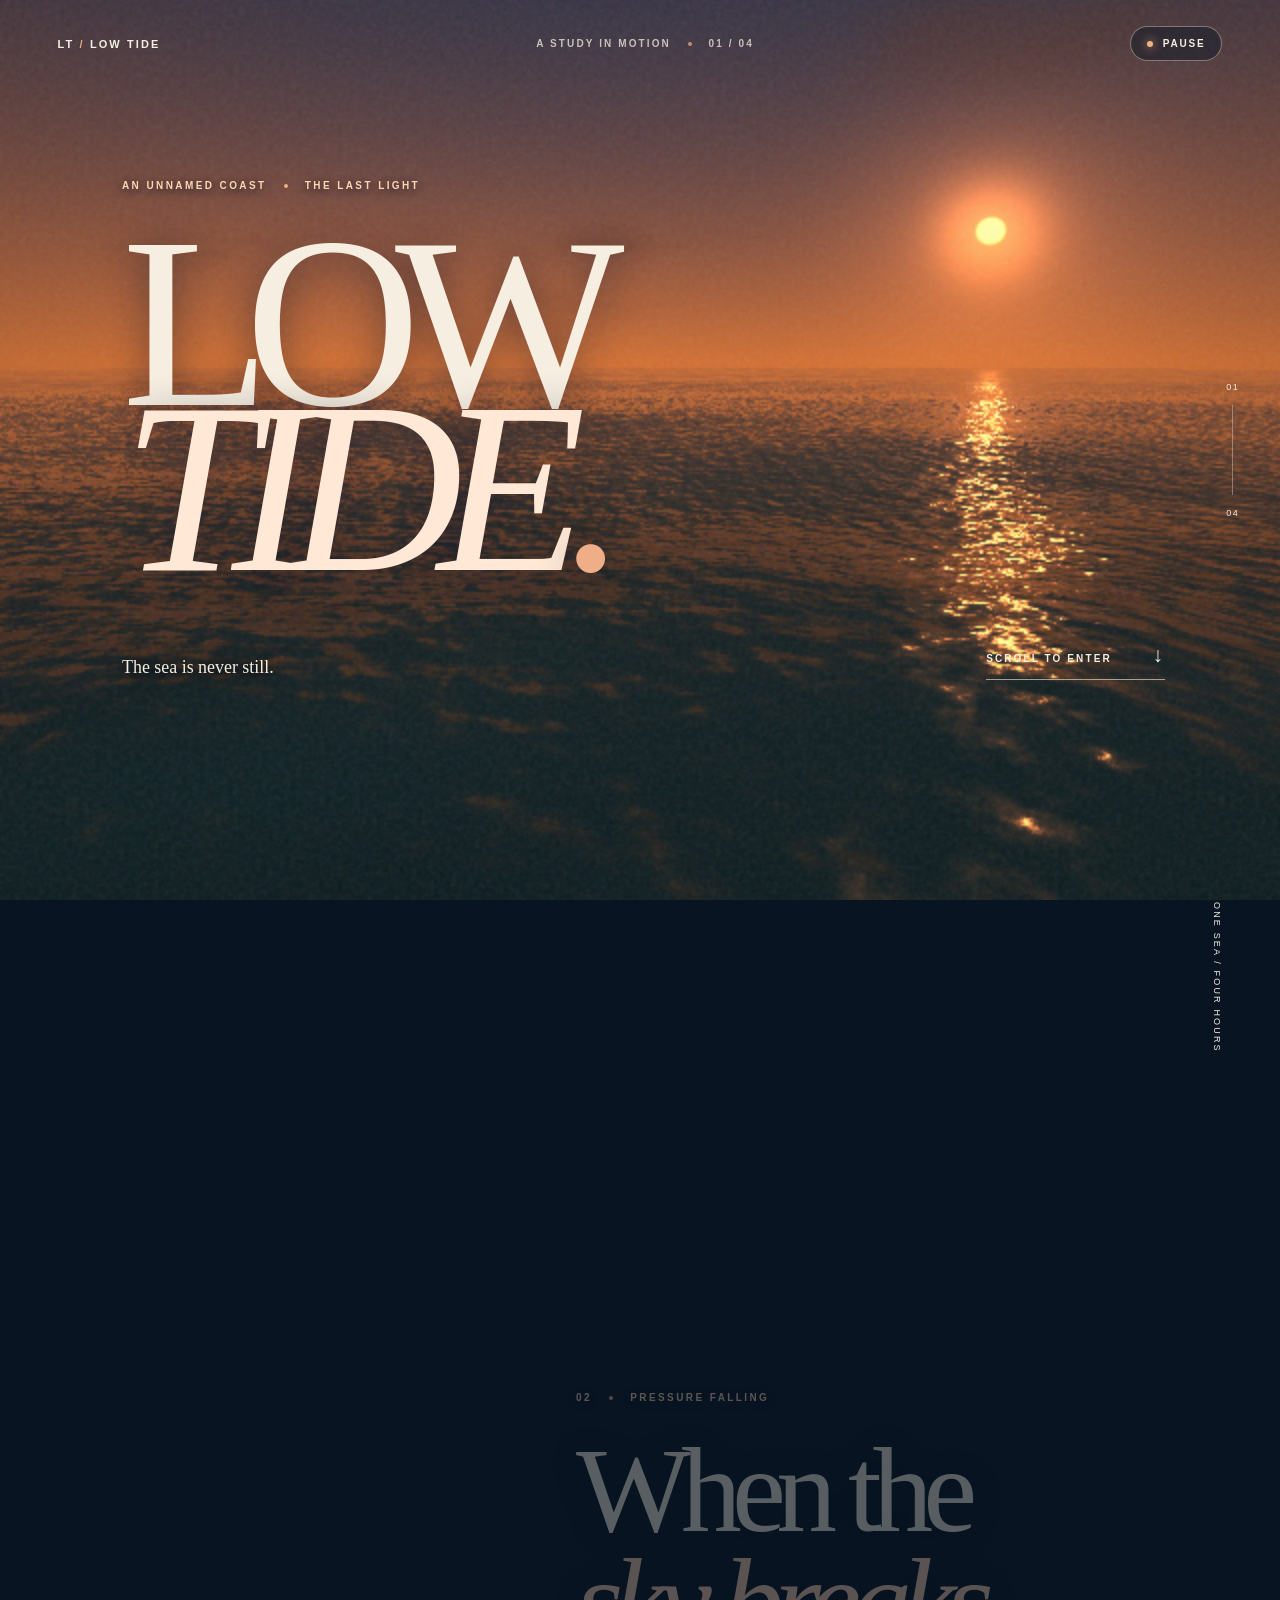
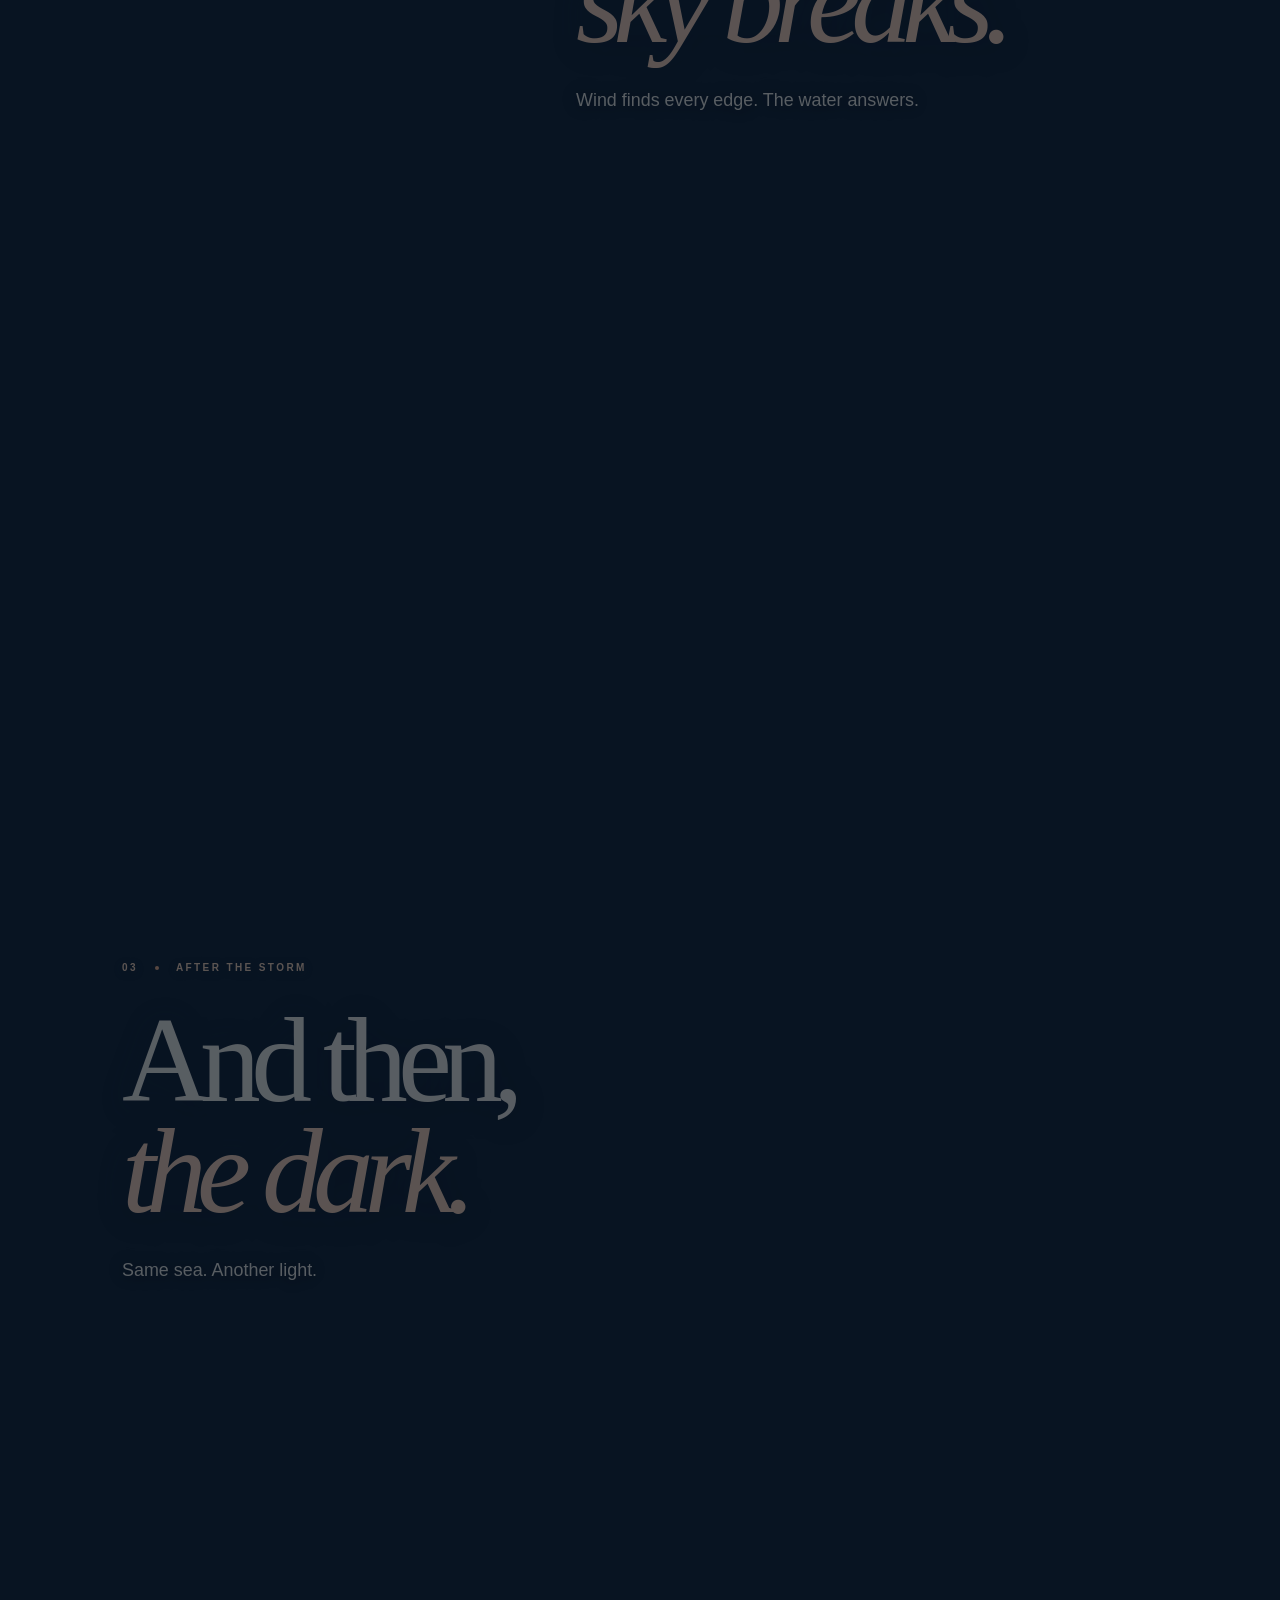
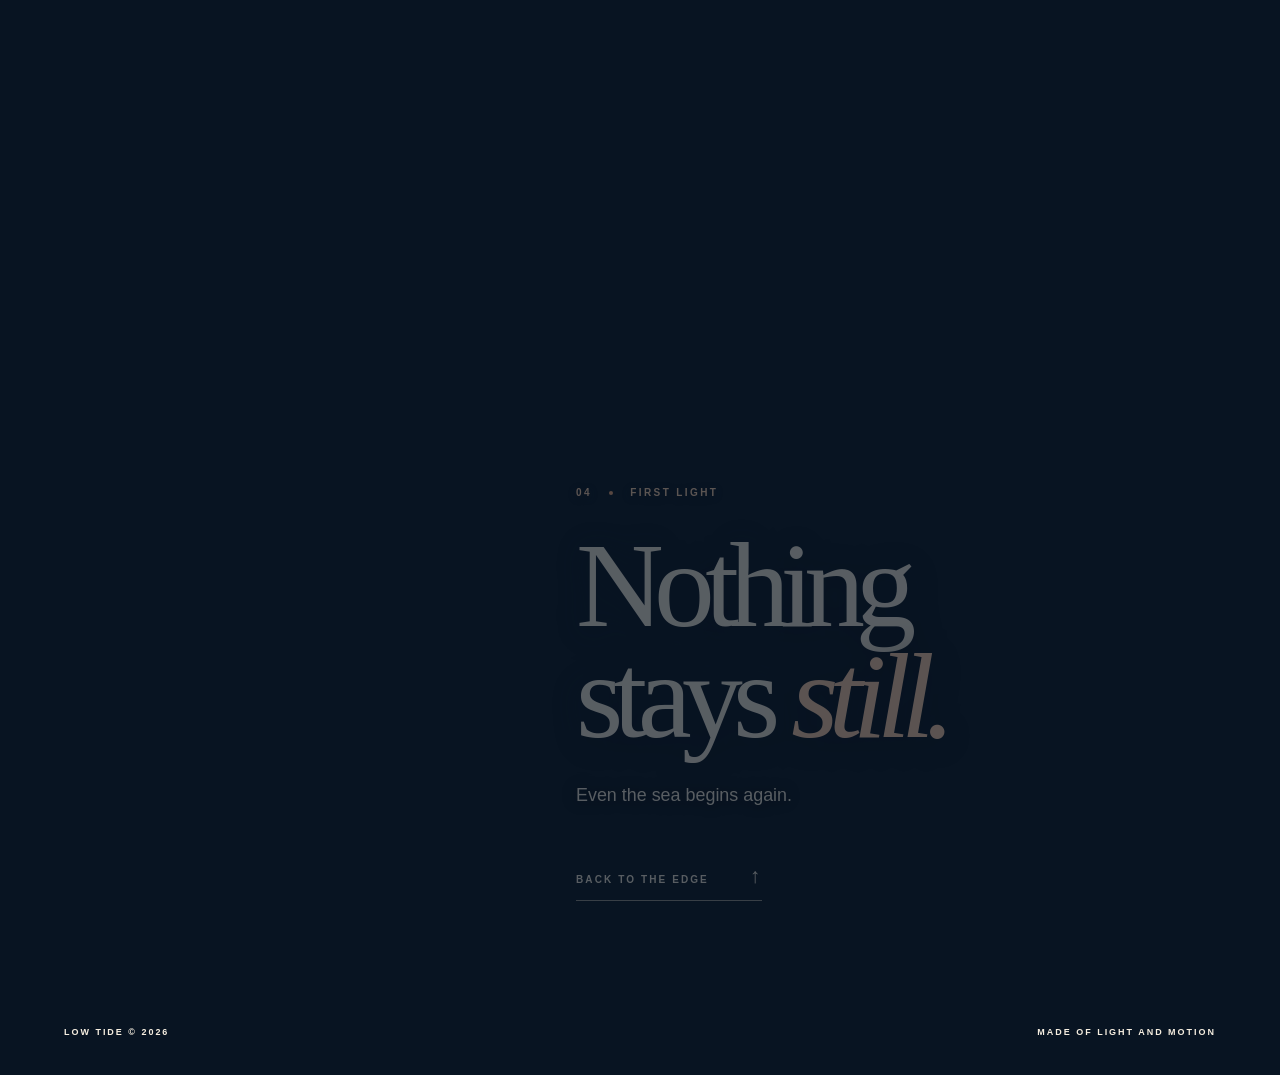
<file: index.html>
<!doctype html><html lang="en"><head><meta charset="utf-8"><meta name="viewport" content="width=device-width,initial-scale=1,viewport-fit=cover"><meta name="theme-color" content="#081422"><meta name="description" content="Low Tide. One sea, four changing hours. A live study of motion and light."><title>Low Tide | The sea is never still</title><link rel="stylesheet" href="style.css"></head><body>
<canvas id="sea" aria-label="Animated procedural sea under changing skies"></canvas><div class="film" aria-hidden="true"></div><canvas id="weatherfx" aria-hidden="true"></canvas><div class="curtain" aria-hidden="true"></div>
<header class="mast"><a href="#opening" class="brand">LT <span> / </span> LOW TIDE</a><span class="mast-note">A STUDY IN MOTION <i></i> 01 / 04</span><button id="motion" aria-label="Pause motion" aria-pressed="false"><b></b><span>PAUSE</span></button></header>
<aside class="rail" aria-hidden="true"><span>01</span><div><i id="progress"></i></div><span>04</span></aside>
<main><section class="panel opening" id="opening"><div class="stage"><span class="eyebrow">AN UNNAMED COAST <i></i> THE LAST LIGHT</span><h1>LOW<br><em>TIDE</em><span class="period">.</span></h1><div class="opening-footer"><p>The sea is never still.</p><a href="#weather">SCROLL TO ENTER <span>↓</span></a></div></div><div class="vertical" aria-hidden="true">ONE SEA / FOUR HOURS</div></section>
<section class="panel weather" id="weather"><div class="stage"><span class="eyebrow">02 <i></i> PRESSURE FALLING</span><h2>When the<br><em>sky breaks.</em></h2><p>Wind finds every edge. The water answers.</p></div></section>
<section class="panel night" id="night"><div class="stage"><span class="eyebrow">03 <i></i> AFTER THE STORM</span><h2>And then,<br><em>the dark.</em></h2><p>Same sea. Another light.</p></div></section>
<section class="panel dawn" id="dawn"><div class="stage"><span class="eyebrow">04 <i></i> FIRST LIGHT</span><h2>Nothing<br>stays <em>still.</em></h2><p>Even the sea begins again.</p><a class="return-link" href="#opening">BACK TO THE EDGE <span>↑</span></a></div><footer><span>LOW TIDE © 2026</span><span>MADE OF LIGHT AND MOTION</span></footer></section></main>
<script src="shader.js" defer></script><script src="site.js" defer></script></body></html>
</file>
<file: style.css>
:root{color-scheme:dark}*{box-sizing:border-box}html{scroll-behavior:smooth}body{margin:0;background:#081422;color:#f6eee0;font-family:Arial,Helvetica,sans-serif;-webkit-font-smoothing:antialiased;overflow-x:hidden}#sea,.film,.curtain,#weatherfx{position:fixed;inset:0;width:100%;height:100%;pointer-events:none}#sea{z-index:0}.film{z-index:1;opacity:.08;background-image:url("data:image/svg+xml,%3Csvg viewBox='0 0 180 180' xmlns='http://www.w3.org/2000/svg'%3E%3Cfilter id='n'%3E%3CfeTurbulence type='fractalNoise' baseFrequency='.87' numOctaves='2' stitchTiles='stitch'/%3E%3C/filter%3E%3Crect width='100%25' height='100%25' filter='url(%23n)'/%3E%3C/svg%3E")}#weatherfx{z-index:2;opacity:var(--rain,0);transition:opacity .6s ease}.curtain{z-index:2;background:#071320;opacity:0}.mast{position:fixed;z-index:20;top:0;left:0;right:0;display:flex;justify-content:space-between;align-items:center;padding:26px clamp(24px,4.5vw,72px);font-size:10px;letter-spacing:.21em;font-weight:700}.brand{font-size:11px;color:inherit;text-decoration:none}.brand span{color:#e8aa81}.mast-note{opacity:.75}.mast-note i,.eyebrow i{width:4px;height:4px;background:#f4ad7e;display:inline-block;border-radius:50%;vertical-align:middle;margin:0 12px}#motion{border:1px solid #d6c3af80;border-radius:30px;background:#0a162575;color:inherit;font:700 10px Arial;letter-spacing:.18em;padding:11px 16px;cursor:pointer}#motion b{display:inline-block;width:6px;height:6px;background:#efb485;border-radius:50%;box-shadow:0 0 10px #f7ae73;margin-right:10px}.rail{z-index:20;position:fixed;right:clamp(20px,3.2vw,50px);top:50%;transform:translateY(-50%);display:flex;align-items:center;flex-direction:column;gap:13px;font-size:9px;letter-spacing:.15em}.rail div{height:90px;width:1px;background:#ffffff55}.rail i{display:block;height:0;width:2px;background:#ffc29d}.panel{position:relative;z-index:3;height:125svh;min-height:680px;pointer-events:none}.panel>*{pointer-events:auto}.stage{position:absolute;top:24svh;left:clamp(30px,9.5vw,150px);right:9vw}.eyebrow{display:block;font-size:10px;font-weight:700;letter-spacing:.24em;color:#ffd4b2;text-shadow:0 2px 10px #0b1725}.opening .stage{top:20svh}.opening h1{font-family:Georgia,'Times New Roman',serif;font-size:clamp(146px,19vw,310px);line-height:.68;font-weight:400;letter-spacing:-.105em;margin:5.5vh 0 8vh;text-shadow:0 5px 38px #0c142b7a}.opening h1 em{font-weight:400;color:#ffe9d6}.period{color:#efae87}.opening-footer{display:flex;justify-content:space-between;align-items:flex-end;max-width:1050px}.opening-footer p{font-family:Georgia,serif;font-size:clamp(23px,2.6vw,38px);margin:0}.opening-footer a,.return-link{color:inherit;text-decoration:none;font-size:10px;font-weight:700;letter-spacing:.21em;border-bottom:1px solid #eee2d0a0;padding-bottom:12px}.opening-footer a span,.return-link span{margin-left:36px;font-size:21px;font-weight:400}.vertical{position:absolute;bottom:8vh;right:4.5vw;writing-mode:vertical-rl;font-size:9px;letter-spacing:.24em}.weather .stage{left:45vw;top:22svh}.night .stage{top:23svh}.dawn .stage{left:45vw;top:23svh}.stage h2{font:400 clamp(86px,9.5vw,160px)/.91 Georgia,'Times New Roman',serif;letter-spacing:-.08em;margin:32px 0;text-wrap:balance;text-shadow:0 4px 33px #071321ab}.stage h2 em{font-weight:400;color:#ffd0b0}.stage p{font-size:clamp(17px,1.4vw,21px);line-height:1.4;text-shadow:0 2px 9px #071321,0 0 18px #071321;max-width:420px}.section-tag{position:absolute;bottom:12vh;left:clamp(30px,9.5vw,150px);font-size:9px;font-weight:700;letter-spacing:.24em}.dawn{height:100svh}.return-link{display:inline-block;margin-top:38px}.dawn footer{position:absolute;bottom:38px;left:5vw;right:5vw;display:flex;justify-content:space-between;font-size:9px;font-weight:700;letter-spacing:.22em}.no-webgl{background:linear-gradient(180deg,#19283e 0%,#a65544 42%,#142939 45%,#071421 100%) fixed}.no-webgl #sea{display:none}.brand:focus-visible,#motion:focus-visible,a:focus-visible{outline:2px solid #ffd1ad;outline-offset:5px}@media(max-width:700px){.mast{padding:22px 26px}.mast-note{display:none}#motion{font-size:9px;padding:10px 12px}.rail{right:13px;font-size:8px}.rail div{height:68px}.panel{height:117svh;min-height:690px}.stage,.weather .stage,.night .stage,.dawn .stage,.opening .stage{left:26px;right:37px;top:22svh}.opening .stage{top:23svh}.eyebrow{font-size:9px}.opening h1{font-size:clamp(115px,29vw,160px);margin:10vh 0 9vh;line-height:.73}.opening-footer{display:block}.opening-footer p{font-size:24px}.opening-footer a{display:inline-block;margin-top:46px}.vertical{bottom:11vh;right:30px;font-size:8px}.stage h2{font-size:clamp(66px,17vw,98px);margin:24px 0}.stage p{font-size:15px;max-width:285px}.section-tag{left:26px;font-size:8px}.dawn{height:100svh}.dawn footer{left:26px;right:26px;font-size:8px}.return-link{margin-top:35px}}@media(prefers-reduced-motion:reduce){html{scroll-behavior:auto}.curtain{display:none}}

body[data-chapter="2"] .mast-note,body[data-chapter="3"] .mast-note,body[data-chapter="4"] .mast-note{opacity:0}.weather .stage,.night .stage,.dawn .stage{top:30svh}@media(max-width:700px){.weather .stage,.night .stage,.dawn .stage{top:28svh}}

@media(prefers-reduced-motion:no-preference){.panel .stage{opacity:calc((.34 + var(--entry, 1)*.66)*(1 - min(1,max(0,(var(--leave, 0) - .06)/.14))));transform:translate3d(0,calc((1 - var(--entry, 1))*42px - var(--leave, 0)*35px),0);will-change:transform,opacity}}

@media(min-width:701px){.weather .stage{top:25svh}}
.panel .vertical{opacity:calc(1 - min(1,max(0,(var(--leave, 0) - .06)/.14)))}
</file>
